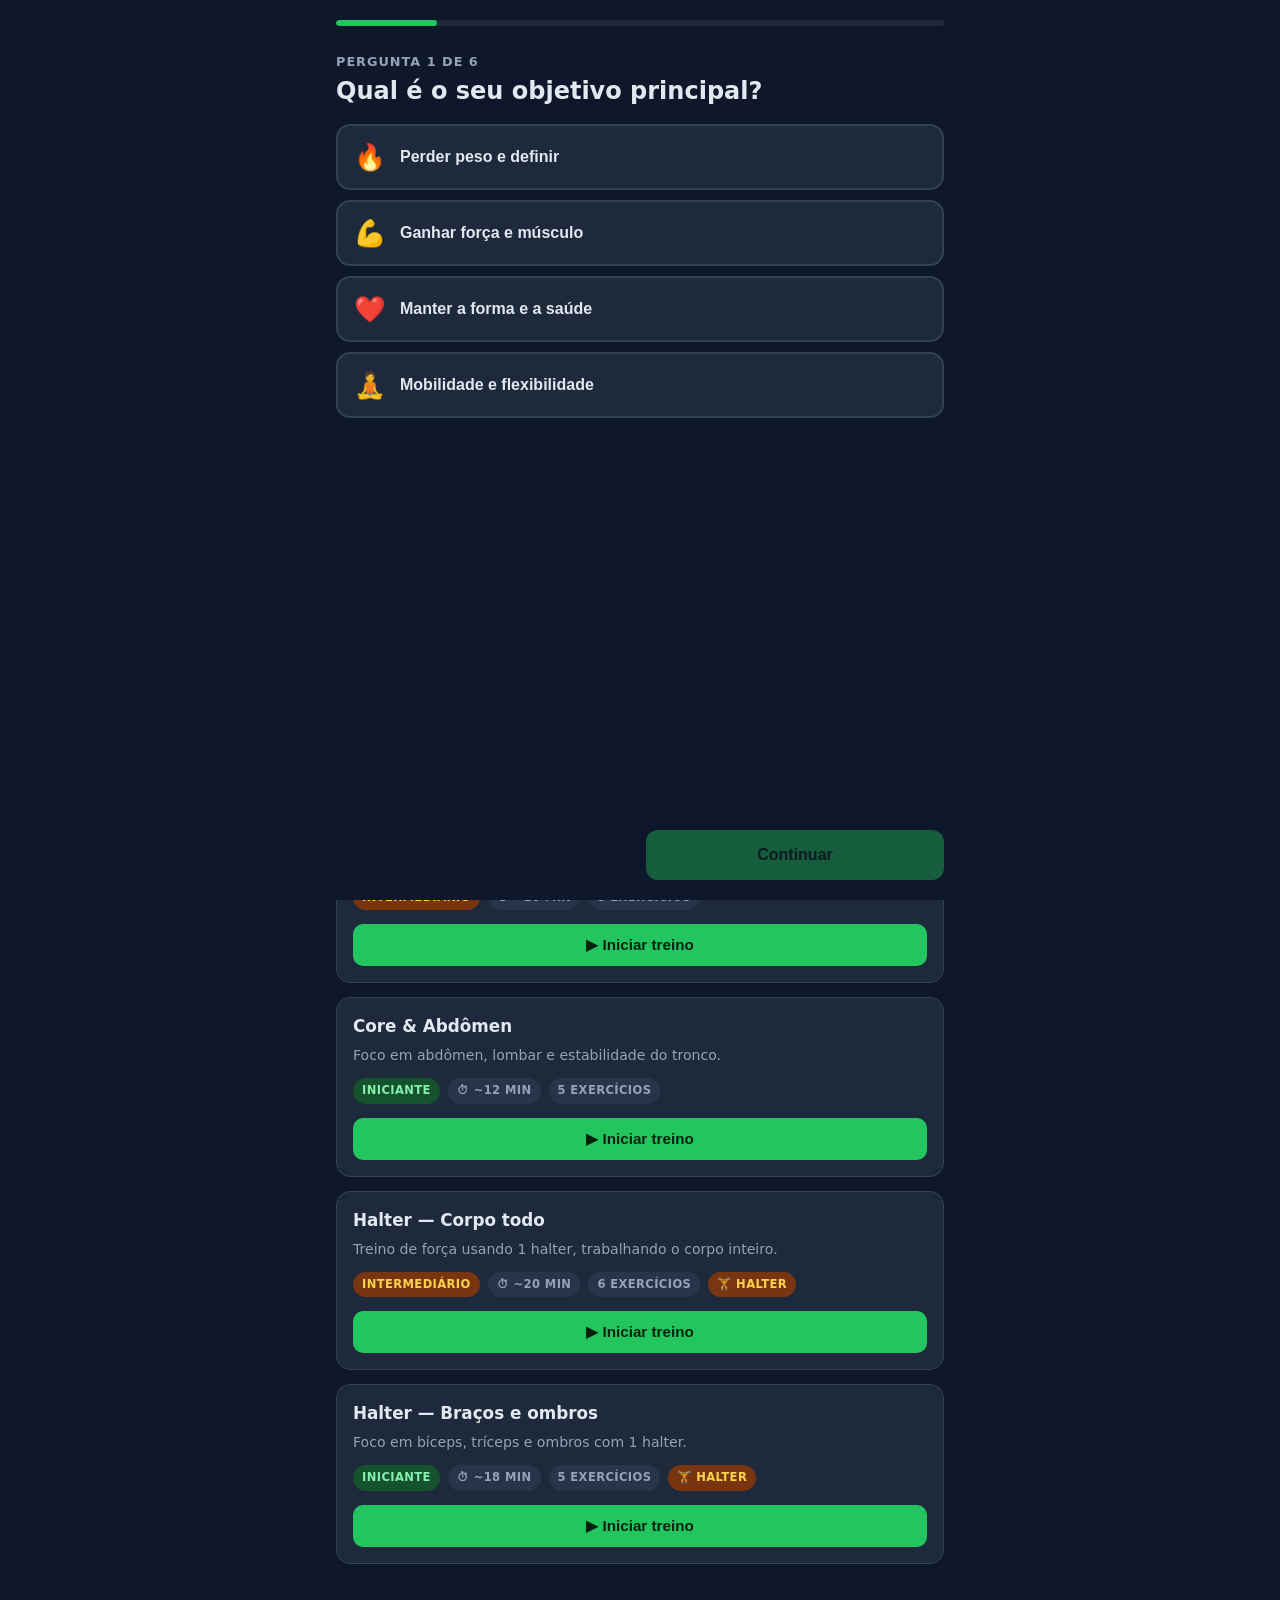
<file: index.html>
<!DOCTYPE html>
<html lang="pt-BR">
  <head>
    <meta charset="utf-8" />
    <title>Treino em Casa</title>
    <meta http-equiv="refresh" content="0; url=./treino-em-casa/" />
    <link rel="canonical" href="./treino-em-casa/" />
    <script>
      location.replace("./treino-em-casa/");
    </script>
  </head>
  <body>
    <p>Redirecionando para o app… Se não abrir, <a href="./treino-em-casa/">clique aqui</a>.</p>
  </body>
</html>
</file>
<file: treino-em-casa/css/style.css>
/* =========================================================
   Treino em Casa — estilos
   Tema escuro, mobile-first.
   ========================================================= */

:root {
  --bg: #0f172a;
  --bg-card: #1e293b;
  --bg-card-2: #273449;
  --texto: #e2e8f0;
  --texto-fraco: #94a3b8;
  --primaria: #22c55e;
  --primaria-escura: #16a34a;
  --destaque: #38bdf8;
  --alerta: #f59e0b;
  --borda: #334155;
  --raio: 14px;
  --sombra: 0 6px 20px rgba(0, 0, 0, 0.35);
}

* {
  box-sizing: border-box;
  margin: 0;
  padding: 0;
}

body {
  font-family: system-ui, -apple-system, "Segoe UI", Roboto, sans-serif;
  background: var(--bg);
  color: var(--texto);
  -webkit-font-smoothing: antialiased;
  line-height: 1.5;
}

.app {
  max-width: 640px;
  margin: 0 auto;
  padding: 0 16px 40px;
}

/* ---------- Cabeçalho ---------- */
.topo {
  text-align: center;
  padding: 28px 0 18px;
}
.topo__titulo {
  font-size: 1.6rem;
  letter-spacing: -0.5px;
}
.topo__sub {
  color: var(--texto-fraco);
  font-size: 0.9rem;
  margin-top: 4px;
}

/* ---------- Abas ---------- */
.abas {
  display: flex;
  gap: 6px;
  background: var(--bg-card);
  padding: 6px;
  border-radius: var(--raio);
  position: sticky;
  top: 8px;
  z-index: 5;
}
.aba {
  flex: 1;
  padding: 10px 8px;
  border: none;
  background: transparent;
  color: var(--texto-fraco);
  font-size: 0.9rem;
  font-weight: 600;
  border-radius: 10px;
  cursor: pointer;
  transition: all 0.15s;
}
.aba--ativa {
  background: var(--primaria);
  color: #06210f;
}

/* ---------- Telas ---------- */
.conteudo {
  margin-top: 22px;
}
.tela {
  display: none;
  animation: aparece 0.25s ease;
}
.tela--ativa {
  display: block;
}
@keyframes aparece {
  from { opacity: 0; transform: translateY(6px); }
  to { opacity: 1; transform: translateY(0); }
}
.secao-titulo {
  font-size: 1.1rem;
  margin-bottom: 14px;
}

/* ---------- Resumo da semana ---------- */
.resumo-semana {
  background: linear-gradient(135deg, var(--primaria-escura), var(--destaque));
  border-radius: var(--raio);
  padding: 18px;
  margin-bottom: 24px;
  color: #04121f;
  box-shadow: var(--sombra);
}
.resumo-semana__num {
  font-size: 2rem;
  font-weight: 800;
  line-height: 1;
}
.resumo-semana__txt {
  font-weight: 600;
  font-size: 0.9rem;
}

/* ---------- Cartões de rotina ---------- */
.lista-rotinas {
  display: grid;
  gap: 14px;
}
.cartao-rotina {
  background: var(--bg-card);
  border: 1px solid var(--borda);
  border-radius: var(--raio);
  padding: 16px;
  cursor: pointer;
  transition: transform 0.12s, border-color 0.12s;
}
.cartao-rotina:active {
  transform: scale(0.99);
}
.cartao-rotina:hover {
  border-color: var(--primaria);
}
.cartao-rotina__topo {
  display: flex;
  justify-content: space-between;
  align-items: center;
  gap: 10px;
}
.cartao-rotina__nome {
  font-size: 1.05rem;
  font-weight: 700;
}
.cartao-rotina__desc {
  color: var(--texto-fraco);
  font-size: 0.88rem;
  margin: 6px 0 12px;
}
.cartao-rotina__meta {
  display: flex;
  gap: 8px;
  flex-wrap: wrap;
}
.tag {
  font-size: 0.72rem;
  font-weight: 700;
  padding: 4px 9px;
  border-radius: 999px;
  background: var(--bg-card-2);
  color: var(--texto-fraco);
  text-transform: uppercase;
  letter-spacing: 0.4px;
}
.tag--iniciante { background: #14532d; color: #86efac; }
.tag--intermediario { background: #78350f; color: #fcd34d; }
.tag--avancado { background: #7f1d1d; color: #fca5a5; }

.btn-iniciar {
  margin-top: 14px;
  width: 100%;
  padding: 12px;
  border: none;
  border-radius: 10px;
  background: var(--primaria);
  color: #06210f;
  font-weight: 800;
  font-size: 0.95rem;
  cursor: pointer;
}

/* ---------- Filtros / chips ---------- */
.filtros {
  display: flex;
  gap: 8px;
  flex-wrap: wrap;
  margin-bottom: 16px;
}
.chip {
  padding: 7px 14px;
  border-radius: 999px;
  border: 1px solid var(--borda);
  background: transparent;
  color: var(--texto-fraco);
  font-size: 0.83rem;
  font-weight: 600;
  cursor: pointer;
}
.chip--ativo {
  background: var(--destaque);
  color: #04121f;
  border-color: var(--destaque);
}

/* ---------- Lista de exercícios ---------- */
.lista-exercicios {
  display: grid;
  gap: 10px;
}
.cartao-ex {
  background: var(--bg-card);
  border: 1px solid var(--borda);
  border-radius: 12px;
  padding: 14px;
  cursor: pointer;
  display: flex;
  justify-content: space-between;
  align-items: center;
  gap: 10px;
}
.cartao-ex__nome {
  font-weight: 700;
  font-size: 0.98rem;
}
.cartao-ex__grupo {
  color: var(--texto-fraco);
  font-size: 0.82rem;
  margin-top: 2px;
}
.cartao-ex__seta {
  color: var(--texto-fraco);
  font-size: 1.2rem;
}

/* ---------- Histórico ---------- */
.estatisticas {
  display: grid;
  grid-template-columns: repeat(3, 1fr);
  gap: 10px;
  margin-bottom: 22px;
}
.estat {
  background: var(--bg-card);
  border: 1px solid var(--borda);
  border-radius: 12px;
  padding: 14px 10px;
  text-align: center;
}
.estat__num {
  font-size: 1.5rem;
  font-weight: 800;
  color: var(--primaria);
}
.estat__label {
  font-size: 0.72rem;
  color: var(--texto-fraco);
  margin-top: 2px;
}
.lista-historico {
  display: grid;
  gap: 8px;
}
.hist-item {
  background: var(--bg-card);
  border: 1px solid var(--borda);
  border-radius: 10px;
  padding: 12px 14px;
  display: flex;
  justify-content: space-between;
  align-items: center;
}
.hist-item__nome { font-weight: 600; font-size: 0.92rem; }
.hist-item__data { color: var(--texto-fraco); font-size: 0.78rem; }
.vazio {
  text-align: center;
  color: var(--texto-fraco);
  padding: 30px 10px;
  font-size: 0.9rem;
}

/* ---------- Tela de treino em execução ---------- */
.treino {
  position: fixed;
  inset: 0;
  background: var(--bg);
  z-index: 50;
  display: flex;
  flex-direction: column;
  padding: 18px;
}
.treino--descanso { background: #0b2e1c; }
.treino__cabecalho {
  display: flex;
  justify-content: space-between;
  align-items: center;
}
.treino__sair {
  background: var(--bg-card);
  border: none;
  color: var(--texto);
  width: 40px;
  height: 40px;
  border-radius: 50%;
  font-size: 1rem;
  cursor: pointer;
}
.treino__progresso {
  color: var(--texto-fraco);
  font-weight: 700;
  font-size: 0.95rem;
}
.treino__corpo {
  flex: 1;
  display: flex;
  flex-direction: column;
  align-items: center;
  justify-content: center;
  text-align: center;
  gap: 8px;
}
.treino__fase {
  text-transform: uppercase;
  letter-spacing: 2px;
  font-size: 0.85rem;
  font-weight: 700;
  color: var(--destaque);
}
.treino--descanso .treino__fase { color: var(--primaria); }
.treino__exercicio {
  font-size: 1.9rem;
  line-height: 1.15;
  max-width: 90%;
}
.treino__cronometro {
  font-size: 4.5rem;
  font-weight: 800;
  font-variant-numeric: tabular-nums;
  margin: 6px 0;
}
.treino__meta {
  font-size: 1.1rem;
  font-weight: 700;
  color: var(--alerta);
}
.treino__descricao {
  color: var(--texto-fraco);
  font-size: 0.9rem;
  max-width: 340px;
}
.treino__controles {
  display: flex;
  gap: 12px;
}
.btn {
  flex: 1;
  padding: 16px;
  border: none;
  border-radius: 12px;
  font-size: 1rem;
  font-weight: 800;
  cursor: pointer;
}
.btn--primario { background: var(--primaria); color: #06210f; }
.btn--secundario { background: var(--bg-card); color: var(--texto); }
.treino__proximo {
  text-align: center;
  color: var(--texto-fraco);
  font-size: 0.82rem;
  margin-top: 12px;
  min-height: 18px;
}

/* ---------- Modal ---------- */
.modal {
  position: fixed;
  inset: 0;
  background: rgba(0, 0, 0, 0.6);
  z-index: 60;
  display: flex;
  align-items: flex-end;
  justify-content: center;
  padding: 0;
}
.modal__caixa {
  background: var(--bg-card);
  width: 100%;
  max-width: 640px;
  border-radius: 20px 20px 0 0;
  padding: 24px 20px 34px;
  position: relative;
  animation: sobe 0.25s ease;
}
@keyframes sobe {
  from { transform: translateY(100%); }
  to { transform: translateY(0); }
}
.modal__fechar {
  position: absolute;
  top: 16px;
  right: 16px;
  background: var(--bg-card-2);
  border: none;
  color: var(--texto);
  width: 34px;
  height: 34px;
  border-radius: 50%;
  cursor: pointer;
}
.modal__titulo { font-size: 1.3rem; padding-right: 40px; }
.modal__grupo {
  display: inline-block;
  margin: 8px 0 14px;
  font-size: 0.8rem;
  color: var(--destaque);
  font-weight: 700;
}
.modal__descricao { font-size: 0.95rem; margin-bottom: 14px; }
.modal__dica {
  background: var(--bg-card-2);
  border-left: 3px solid var(--alerta);
  padding: 12px 14px;
  border-radius: 8px;
  font-size: 0.88rem;
  color: var(--texto-fraco);
}

/* ---------- Containers de animação ---------- */
.modal__anim {
  height: 170px;
  background: var(--bg-card-2);
  border-radius: 12px;
  margin-bottom: 14px;
  display: flex;
  align-items: center;
  justify-content: center;
  padding: 8px;
}
.treino__anim {
  height: 150px;
  width: 100%;
  max-width: 300px;
  display: flex;
  align-items: center;
  justify-content: center;
}
.cartao-ex__mini {
  width: 52px;
  height: 52px;
  flex: 0 0 52px;
  background: var(--bg-card-2);
  border-radius: 10px;
  padding: 3px;
}
.cartao-ex__txt { flex: 1; }
.cartao-ex {
  gap: 12px;
}

/* ---------- Cartão personalizado / convite ---------- */
.cartao-rotina--destaque {
  border-color: var(--primaria);
  border-width: 2px;
  background: linear-gradient(160deg, var(--bg-card), #1c3326);
}
.cartao-rotina__freq {
  font-size: 0.82rem;
  color: var(--destaque);
  margin: 2px 0 12px;
}
.link-ajustar {
  display: block;
  width: 100%;
  margin-top: 10px;
  background: none;
  border: none;
  color: var(--texto-fraco);
  font-size: 0.82rem;
  text-decoration: underline;
  cursor: pointer;
}
.cartao-convite {
  background: linear-gradient(135deg, #312e81, #1e3a8a);
  border-radius: var(--raio);
  padding: 18px;
  margin-bottom: 24px;
  box-shadow: var(--sombra);
}
.cartao-convite__titulo { font-size: 1.15rem; font-weight: 800; }
.cartao-convite__txt {
  font-size: 0.9rem;
  color: #dbeafe;
  margin: 8px 0 14px;
}
.tag--halter { background: #78350f; color: #fcd34d; }

/* ---------- Perfil no histórico ---------- */
.perfil-resumo {
  margin-bottom: 18px;
}
.perfil-resumo__linha {
  background: var(--bg-card);
  border: 1px solid var(--borda);
  border-radius: 12px;
  padding: 12px 14px;
  font-size: 0.86rem;
}
.perfil-resumo__linha .link-ajustar {
  text-align: left;
  width: auto;
  margin-top: 8px;
}

/* ---------- Anamnese ---------- */
.anamnese {
  position: fixed;
  inset: 0;
  background: var(--bg);
  z-index: 55;
  display: flex;
  flex-direction: column;
  padding: 20px 16px;
  max-width: 640px;
  margin: 0 auto;
}
.anamnese__barra {
  height: 6px;
  background: var(--bg-card);
  border-radius: 999px;
  overflow: hidden;
  margin-bottom: 8px;
}
.anamnese__barra-int {
  height: 100%;
  background: var(--primaria);
  border-radius: 999px;
  transition: width 0.3s;
  width: 16%;
}
.anamnese__corpo {
  flex: 1;
  overflow-y: auto;
  padding-top: 18px;
}
.anamnese__passo {
  color: var(--texto-fraco);
  font-size: 0.8rem;
  font-weight: 700;
  text-transform: uppercase;
  letter-spacing: 1px;
}
.anamnese__titulo {
  font-size: 1.5rem;
  margin: 6px 0 4px;
  line-height: 1.2;
}
.anamnese__sub {
  color: var(--texto-fraco);
  font-size: 0.88rem;
  margin-bottom: 18px;
}
.anamnese__opcoes {
  display: grid;
  gap: 10px;
  margin-top: 18px;
}
.opcao {
  display: flex;
  align-items: center;
  gap: 14px;
  width: 100%;
  text-align: left;
  background: var(--bg-card);
  border: 2px solid var(--borda);
  border-radius: 14px;
  padding: 16px;
  color: var(--texto);
  cursor: pointer;
  transition: border-color 0.15s, background 0.15s;
}
.opcao--sel {
  border-color: var(--primaria);
  background: #16261c;
}
.opcao__icone { font-size: 1.6rem; }
.opcao__texto { flex: 1; display: flex; flex-direction: column; }
.opcao__label { font-weight: 700; font-size: 1rem; }
.opcao__desc { color: var(--texto-fraco); font-size: 0.82rem; }
.opcao__check {
  width: 26px;
  height: 26px;
  border-radius: 50%;
  border: 2px solid var(--borda);
  display: flex;
  align-items: center;
  justify-content: center;
  color: var(--primaria);
  font-weight: 800;
}
.opcao--sel .opcao__check { border-color: var(--primaria); }
.anamnese__rodape {
  display: flex;
  gap: 12px;
  padding-top: 12px;
}
.btn--desabilitado {
  opacity: 0.4;
  pointer-events: none;
}

[hidden] { display: none !important; }
</file>
<file: treino-em-casa/css/animacoes.css>
/* =========================================================
   Animações dos exercícios (stick figure em SVG)
   ========================================================= */

.anim {
  width: 100%;
  height: 100%;
  display: block;
}
.anim .osso,
.anim .torso,
.anim .pe {
  stroke: var(--destaque);
  stroke-width: 7;
  stroke-linecap: round;
  fill: none;
}
.anim .chao {
  stroke: var(--borda);
  stroke-width: 3;
  stroke-linecap: round;
}
.anim .cabeca {
  fill: var(--destaque);
}
.anim .mao {
  fill: var(--destaque);
}
.anim .halter rect {
  fill: var(--alerta);
}

/* Pivôs de rotação em cada articulação (coordenadas do viewBox). */
.anim g {
  transform-box: view-box;
}
.braco-e { transform-origin: 84px 102px; }
.braco-d { transform-origin: 116px 102px; }
.antebraco-e { transform-origin: 84px 132px; }
.antebraco-d { transform-origin: 116px 132px; }
.coxa-e { transform-origin: 88px 166px; }
.coxa-d { transform-origin: 112px 166px; }
.canela-e { transform-origin: 88px 199px; }
.canela-d { transform-origin: 112px 199px; }
.tronco { transform-origin: 100px 166px; }

/* ---------------- Polichinelo ---------------- */
.a-polichinelo .fig { animation: pol-fig 1s infinite ease-in-out; }
.a-polichinelo .braco-e { animation: pol-be 1s infinite ease-in-out; }
.a-polichinelo .braco-d { animation: pol-bd 1s infinite ease-in-out; }
.a-polichinelo .coxa-e { animation: pol-ce 1s infinite ease-in-out; }
.a-polichinelo .coxa-d { animation: pol-cd 1s infinite ease-in-out; }
@keyframes pol-fig { 0%,100% { transform: translateY(0); } 50% { transform: translateY(-8px); } }
@keyframes pol-be { 0%,100% { transform: rotate(6deg); } 50% { transform: rotate(155deg); } }
@keyframes pol-bd { 0%,100% { transform: rotate(-6deg); } 50% { transform: rotate(-155deg); } }
@keyframes pol-ce { 0%,100% { transform: rotate(4deg); } 50% { transform: rotate(17deg); } }
@keyframes pol-cd { 0%,100% { transform: rotate(-4deg); } 50% { transform: rotate(-17deg); } }

/* ---------------- Agachamento ---------------- */
.a-agachar .fig { animation: sq-fig 1.8s infinite ease-in-out; }
.a-agachar .tronco { animation: sq-tr 1.8s infinite ease-in-out; }
.a-agachar .coxa-e { animation: sq-ce 1.8s infinite ease-in-out; }
.a-agachar .coxa-d { animation: sq-cd 1.8s infinite ease-in-out; }
.a-agachar .canela-e { animation: sq-ke 1.8s infinite ease-in-out; }
.a-agachar .canela-d { animation: sq-kd 1.8s infinite ease-in-out; }
.a-agachar .braco-e { animation: sq-be 1.8s infinite ease-in-out; }
.a-agachar .braco-d { animation: sq-bd 1.8s infinite ease-in-out; }
@keyframes sq-fig { 0%,100% { transform: translateY(0); } 50% { transform: translateY(18px); } }
@keyframes sq-tr { 0%,100% { transform: rotate(0); } 50% { transform: rotate(10deg); } }
@keyframes sq-ce { 0%,100% { transform: rotate(0); } 50% { transform: rotate(14deg); } }
@keyframes sq-cd { 0%,100% { transform: rotate(0); } 50% { transform: rotate(-14deg); } }
@keyframes sq-ke { 0%,100% { transform: rotate(0); } 50% { transform: rotate(-14deg); } }
@keyframes sq-kd { 0%,100% { transform: rotate(0); } 50% { transform: rotate(14deg); } }
@keyframes sq-be { 0%,100% { transform: rotate(6deg); } 50% { transform: rotate(80deg); } }
@keyframes sq-bd { 0%,100% { transform: rotate(-6deg); } 50% { transform: rotate(-80deg); } }

/* ---------------- Afundo ---------------- */
.a-afundo .fig { animation: lu-fig 2s infinite ease-in-out; }
.a-afundo .coxa-d { animation: lu-cd 2s infinite ease-in-out; }
.a-afundo .canela-d { animation: lu-kd 2s infinite ease-in-out; }
.a-afundo .coxa-e { animation: lu-ce 2s infinite ease-in-out; }
.a-afundo .canela-e { animation: lu-ke 2s infinite ease-in-out; }
@keyframes lu-fig { 0%,100% { transform: translateY(0); } 50% { transform: translateY(14px); } }
@keyframes lu-cd { 0%,100% { transform: rotate(0); } 50% { transform: rotate(-26deg); } }
@keyframes lu-kd { 0%,100% { transform: rotate(0); } 50% { transform: rotate(24deg); } }
@keyframes lu-ce { 0%,100% { transform: rotate(0); } 50% { transform: rotate(10deg); } }
@keyframes lu-ke { 0%,100% { transform: rotate(0); } 50% { transform: rotate(-42deg); } }

/* ---------------- Panturrilha ---------------- */
.a-panturrilha .fig { animation: cf-fig 1.3s infinite ease-in-out; }
@keyframes cf-fig { 0%,100% { transform: translateY(0); } 50% { transform: translateY(-11px); } }

/* ---------------- Rosca (alternada) ---------------- */
.a-rosca .antebraco-e { animation: rz-e 1.8s infinite ease-in-out; }
.a-rosca .antebraco-d { animation: rz-d 1.8s infinite ease-in-out; animation-delay: -0.9s; }
@keyframes rz-e { 0%,100% { transform: rotate(0); } 45% { transform: rotate(150deg); } }
@keyframes rz-d { 0%,100% { transform: rotate(0); } 45% { transform: rotate(-150deg); } }

/* ---------------- Desenvolvimento / Tríceps ---------------- */
.a-desenvolvimento .braco-e { transform: rotate(165deg); }
.a-desenvolvimento .braco-d { transform: rotate(-165deg); }
.a-desenvolvimento .antebraco-e { animation: dv-e 2s infinite ease-in-out; }
.a-desenvolvimento .antebraco-d { animation: dv-d 2s infinite ease-in-out; }
@keyframes dv-e { 0%,100% { transform: rotate(-72deg); } 50% { transform: rotate(0deg); } }
@keyframes dv-d { 0%,100% { transform: rotate(72deg); } 50% { transform: rotate(0deg); } }

/* ---------------- Elevação lateral ---------------- */
.a-elevacao-lateral .braco-e { animation: el-e 2s infinite ease-in-out; }
.a-elevacao-lateral .braco-d { animation: el-d 2s infinite ease-in-out; }
@keyframes el-e { 0%,100% { transform: rotate(6deg); } 50% { transform: rotate(92deg); } }
@keyframes el-d { 0%,100% { transform: rotate(-6deg); } 50% { transform: rotate(-92deg); } }

/* ---------------- Remada (tronco inclinado, puxa o braço) ---------------- */
.a-remada .tronco { transform: rotate(50deg); }
.a-remada .braco-e { animation: rm-b 1.9s infinite ease-in-out; }
.a-remada .antebraco-e { animation: rm-a 1.9s infinite ease-in-out; }
@keyframes rm-b { 0%,100% { transform: rotate(0); } 50% { transform: rotate(-58deg); } }
@keyframes rm-a { 0%,100% { transform: rotate(0); } 50% { transform: rotate(-35deg); } }

/* ---------------- Peso morto / RDL (dobradiça de quadril) ---------------- */
.a-terra .tronco { animation: td-tr 2.2s infinite ease-in-out; }
@keyframes td-tr { 0%,100% { transform: rotate(0); } 50% { transform: rotate(60deg); } }

/* ---------------- Flexão ---------------- */
.fx-corpo { transform-box: view-box; transform-origin: 34px 128px; }
.a-flexao .fx-corpo { animation: fx 2s infinite ease-in-out; }
@keyframes fx { 0%,100% { transform: rotate(0); } 50% { transform: rotate(-4.5deg); } }

/* ---------------- Prancha ---------------- */
.pk-corpo { transform-box: view-box; }
.a-prancha .pk-corpo { animation: pk 3s infinite ease-in-out; }
@keyframes pk { 0%,100% { transform: translateY(0); } 50% { transform: translateY(2.5px); } }

/* ---------------- Escalador ---------------- */
.mc-perna-e, .mc-perna-d { transform-box: view-box; transform-origin: 96px 104px; }
.a-escalador .mc-perna-e { animation: mc 0.9s infinite ease-in-out; }
.a-escalador .mc-perna-d { animation: mc 0.9s infinite ease-in-out; animation-delay: -0.45s; }
@keyframes mc { 0%,100% { transform: rotate(0); } 50% { transform: rotate(44deg); } }

/* ---------------- Abdominal ---------------- */
.ab-tronco { transform-box: view-box; transform-origin: 140px 118px; }
.a-abdominal .ab-tronco { animation: ab 1.9s infinite ease-in-out; }
@keyframes ab { 0%,100% { transform: rotate(0); } 50% { transform: rotate(-30deg); } }

/* ---------------- Ponte de glúteo ---------------- */
.pt-corpo { transform-box: view-box; transform-origin: 48px 118px; }
.a-ponte .pt-corpo { animation: pt 2s infinite ease-in-out; }
@keyframes pt { 0%,100% { transform: rotate(0); } 50% { transform: rotate(-12deg); } }

/* ---------------- Superman ---------------- */
.sm-braco { transform-box: view-box; transform-origin: 168px 108px; }
.sm-perna { transform-box: view-box; transform-origin: 118px 108px; }
.a-superman .sm-braco { animation: sm-b 2.2s infinite ease-in-out; }
.a-superman .sm-perna { animation: sm-p 2.2s infinite ease-in-out; }
@keyframes sm-b { 0%,100% { transform: rotate(0); } 50% { transform: rotate(-20deg); } }
@keyframes sm-p { 0%,100% { transform: rotate(0); } 50% { transform: rotate(20deg); } }

@media (prefers-reduced-motion: reduce) {
  .anim * { animation: none !important; }
}
</file>
